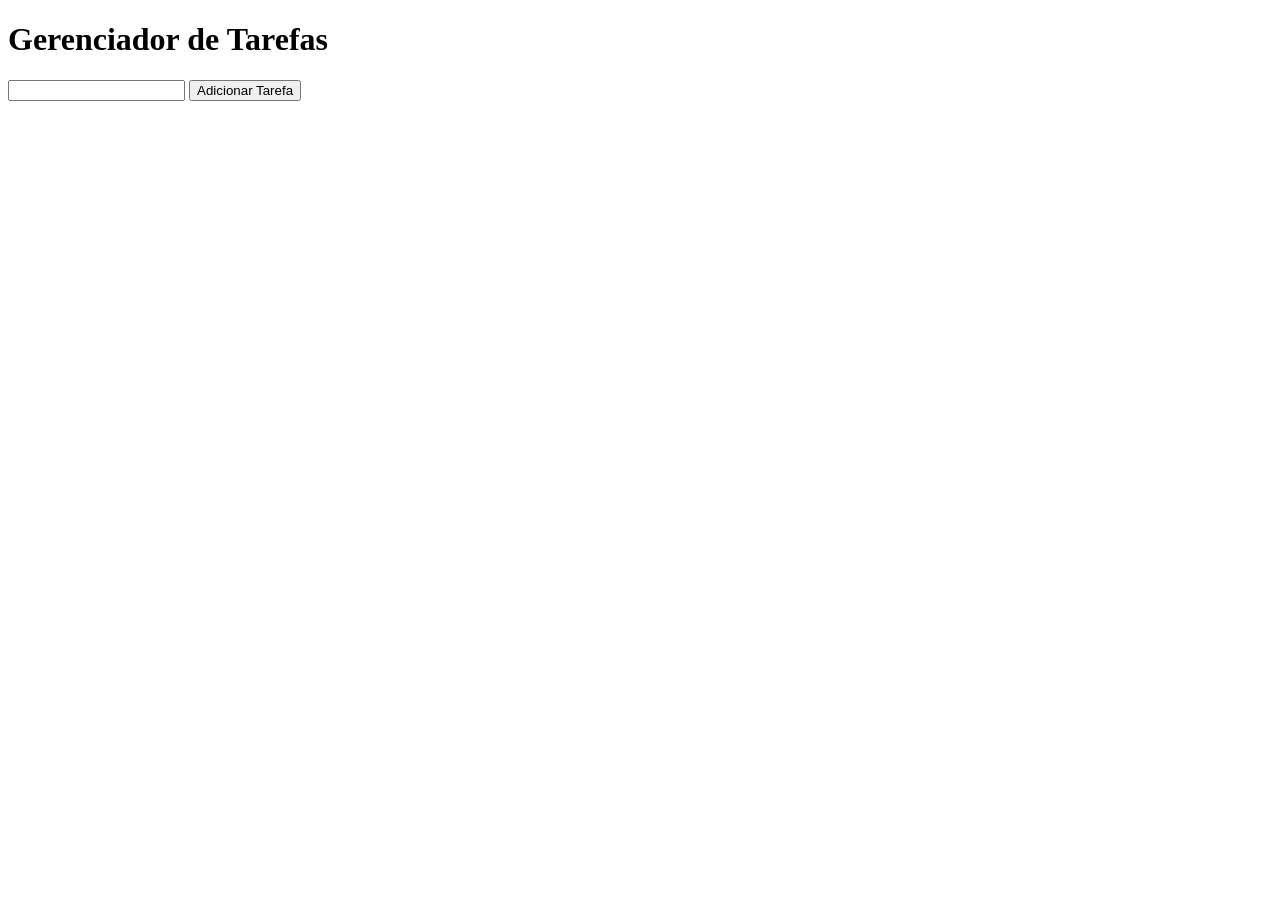
<file: Web.04-05(Doom)/index.html>
<!DOCTYPE html>
<html lang="pt-br">

<head>
    <meta charset="UTF-8">
    <meta name="viewport" content="width=device-width, initial-scale=1.0">
    <title>Doom</title>
    <link rel="stylesheet" href="style.css">
</head>

<body>
    <h1>Gerenciador de Tarefas</h1>

    <input type="text" id="tarefa">
    <button id="botao-adicionar" onclick="mostrar()">Adicionar Tarefa</button>

    <div id="lista-tarefas">

    </div>

    <script src="script.js"></script>
</body>

</html>
</file>
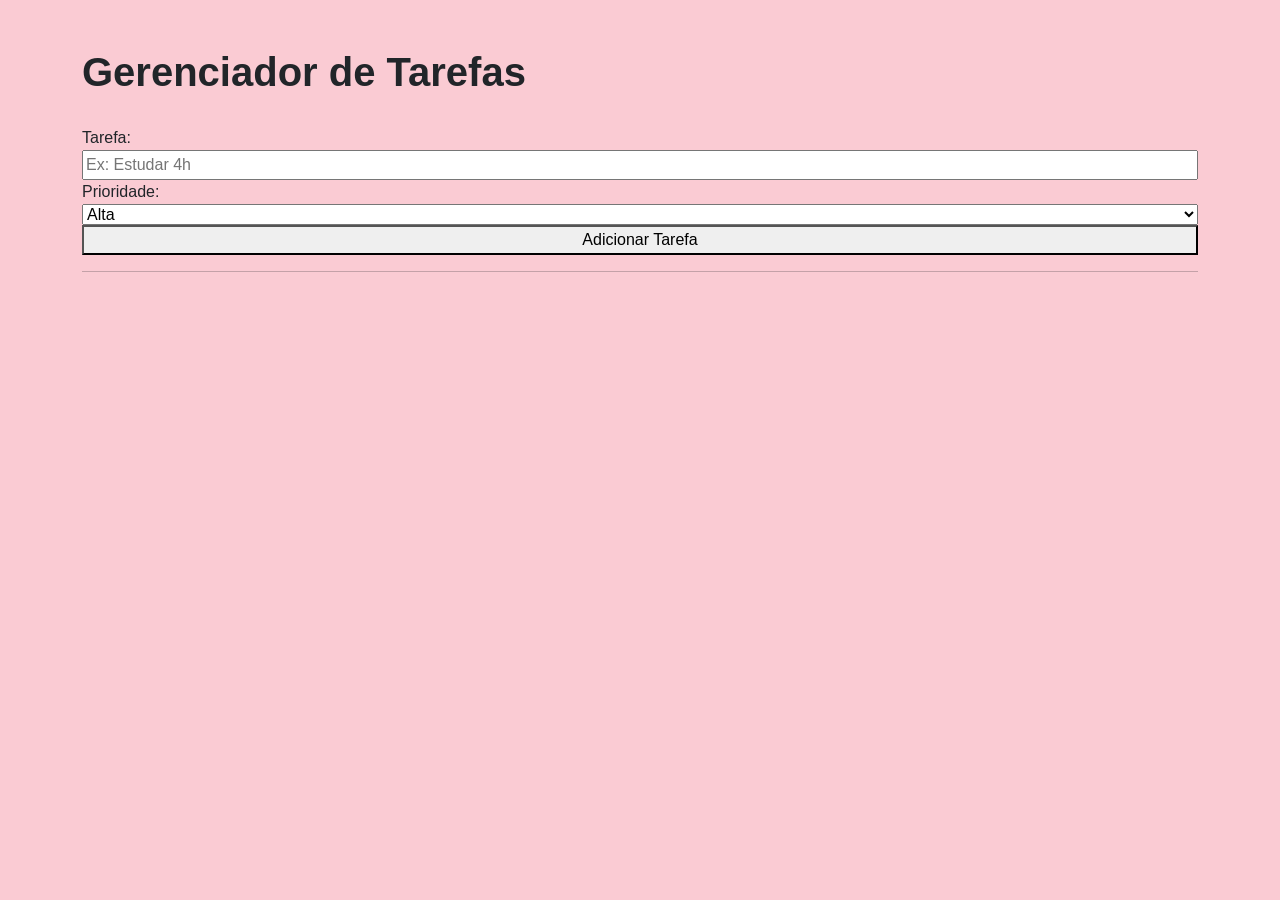
<file: atividades-aula/Web.04-05(Doom)/index.html>
<!DOCTYPE html>
<html lang="pt-BR">

<head>
    <meta charset="UTF-8">
    <meta name="viewport" content="width=device-width, initial-scale=1.0">
    <title>Gerenciador DOM</title>
    <link href="https://cdn.jsdelivr.net/npm/bootstrap@5.3.0/dist/css/bootstrap.min.css" rel="stylesheet">
    <link rel="stylesheet" href="style.css">
</head>

<body class="container mt-5">

    <h1>Gerenciador de Tarefas</h1>

    <label for="tarefa">Tarefa:</label>
    <input type="text" id="tarefa" placeholder="Ex: Estudar 4h">

    <label for="prioridade">Prioridade:</label>
    <select id="prioridade">
        <option value="alta">Alta</option>
        <option value="media">Média</option>
        <option value="baixa">Baixa</option>
    </select>

    <button id="botao-adicionar">Adicionar Tarefa</button>

    <hr>

    <div id="lista-tarefas" class="row">
        </div>

    <script src="script.js"></script>
</body>

</html>
</file>
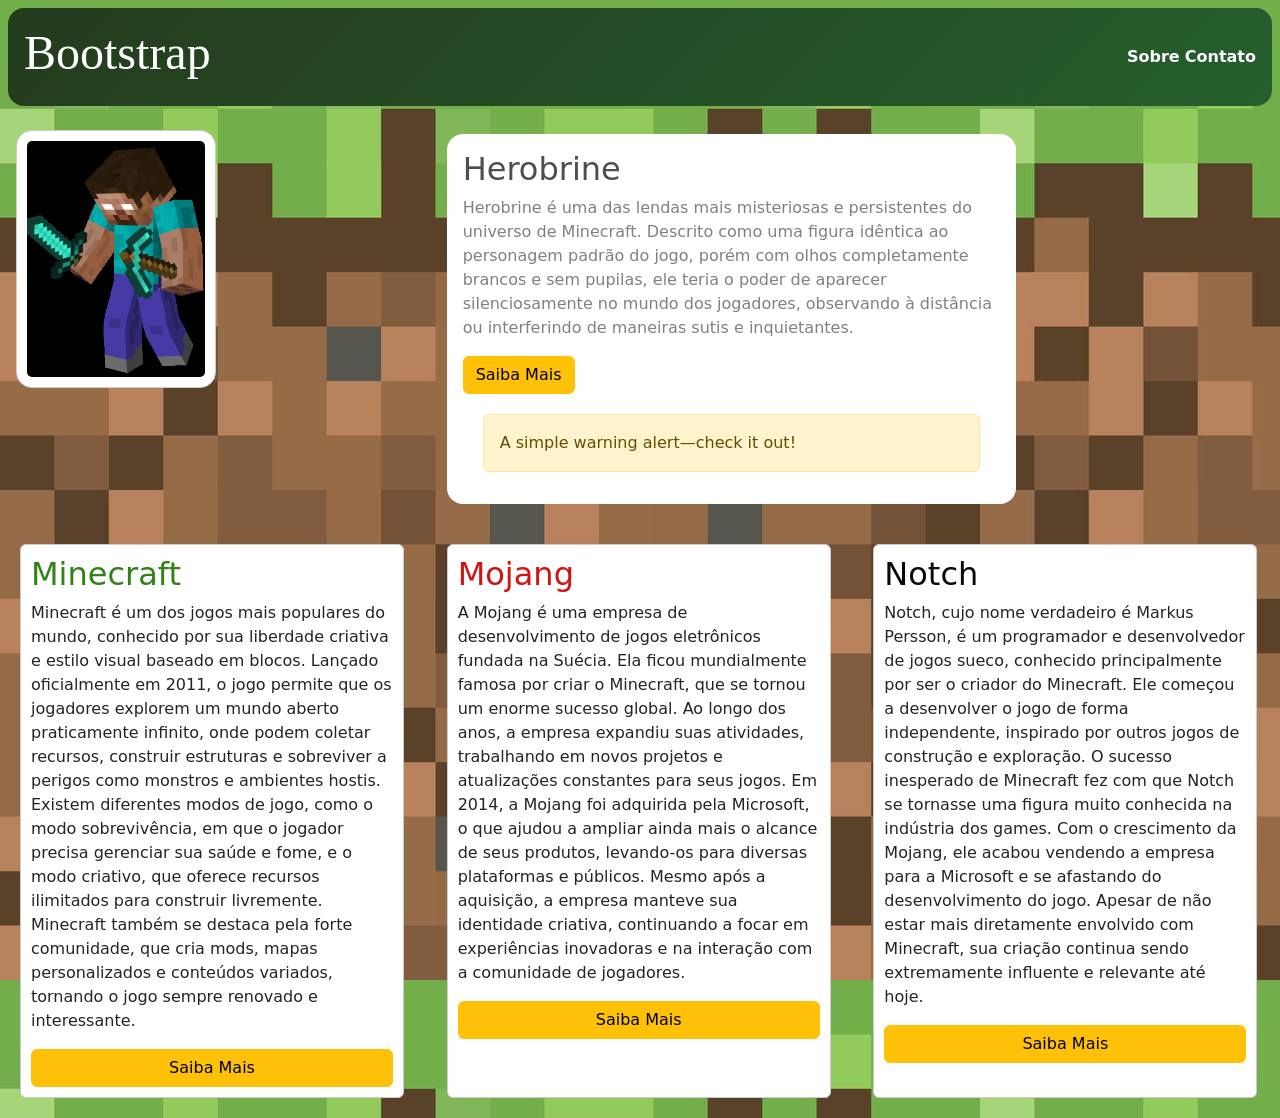
<file: atividades-aula/Web.13-04(Feito por Ranny e Luiz Gustavo)/index.html>
<!DOCTYPE html>
<html lang="pt-br">

<head>
    <meta charset="UTF-8">
    <meta name="viewport" content="width=device-width, initial-scale=1.0">
    <title>Tarefa(13/04/2026)</title>
    <link href="https://cdn.jsdelivr.net/npm/bootstrap@5.3.0/dist/css/bootstrap.min.css" rel="stylesheet">
    <link rel="stylesheet" href="style.css">
</head>

<body>
    <header>
        <h1>Bootstrap</h1>
        <nav>
            <a href="./sobre.html">Sobre</a>
            <a href="./contato.html">Contato</a>
        </nav>
    </header>

    <main>
        <img class="col-4" src="./img/herobrine.jpg" alt="img herobrine">

        <div class="col-8 cartao">
            <h2 class="h0">Herobrine </h2>
            <p>Herobrine é uma das lendas mais misteriosas e persistentes do universo de Minecraft. Descrito como uma figura idêntica ao personagem padrão do jogo, porém com olhos completamente brancos e sem pupilas, ele teria o poder de aparecer silenciosamente no mundo dos jogadores, observando à distância ou interferindo de maneiras sutis e inquietantes.</p>
            <button type="button" class="btn btn-warning">Saiba Mais</button>
            
            <div class="alert alert-warning" role="alert">
                A simple warning alert—check it out!
            </div>
            
        </div>

        <div class="col-4 card">
            <h2 class="h2a">Minecraft</h2>
            <p>
                Minecraft é um dos jogos mais populares do mundo, conhecido por sua liberdade criativa e estilo visual baseado em blocos. Lançado oficialmente em 2011, o jogo permite que os jogadores explorem um mundo aberto praticamente infinito, onde podem coletar recursos, construir estruturas e sobreviver a perigos como monstros e ambientes hostis. Existem diferentes modos de jogo, como o modo sobrevivência, em que o jogador precisa gerenciar sua saúde e fome, e o modo criativo, que oferece recursos ilimitados para construir livremente. Minecraft também se destaca pela forte comunidade, que cria mods, mapas personalizados e conteúdos variados, tornando o jogo sempre renovado e interessante.
            </p>
            <button type="button" class="btn btn-warning">Saiba Mais</button>
        </div>

        <div class="col-4 card">
            <h2 class="h2b">Mojang</h2>
            <p>
                A Mojang é uma empresa de desenvolvimento de jogos eletrônicos fundada na Suécia. Ela ficou mundialmente famosa por criar o Minecraft, que se tornou um enorme sucesso global. Ao longo dos anos, a empresa expandiu suas atividades, trabalhando em novos projetos e atualizações constantes para seus jogos. Em 2014, a Mojang foi adquirida pela Microsoft, o que ajudou a ampliar ainda mais o alcance de seus produtos, levando-os para diversas plataformas e públicos. Mesmo após a aquisição, a empresa manteve sua identidade criativa, continuando a focar em experiências inovadoras e na interação com a comunidade de jogadores.
            </p>
            <button type="button" class="btn btn-warning">Saiba Mais</button>
        </div>

        <div class="col-4 card">
            <h2 class="h2c">Notch</h2>
            <p>
                Notch, cujo nome verdadeiro é Markus Persson, é um programador e desenvolvedor de jogos sueco, conhecido principalmente por ser o criador do Minecraft. Ele começou a desenvolver o jogo de forma independente, inspirado por outros jogos de construção e exploração. O sucesso inesperado de Minecraft fez com que Notch se tornasse uma figura muito conhecida na indústria dos games. Com o crescimento da Mojang, ele acabou vendendo a empresa para a Microsoft e se afastando do desenvolvimento do jogo. Apesar de não estar mais diretamente envolvido com Minecraft, sua criação continua sendo extremamente influente e relevante até hoje.
            </p>
           <button type="button" class="btn btn-warning">Saiba Mais</button>
        </div>

    </main>

</body>

</html>
</file>
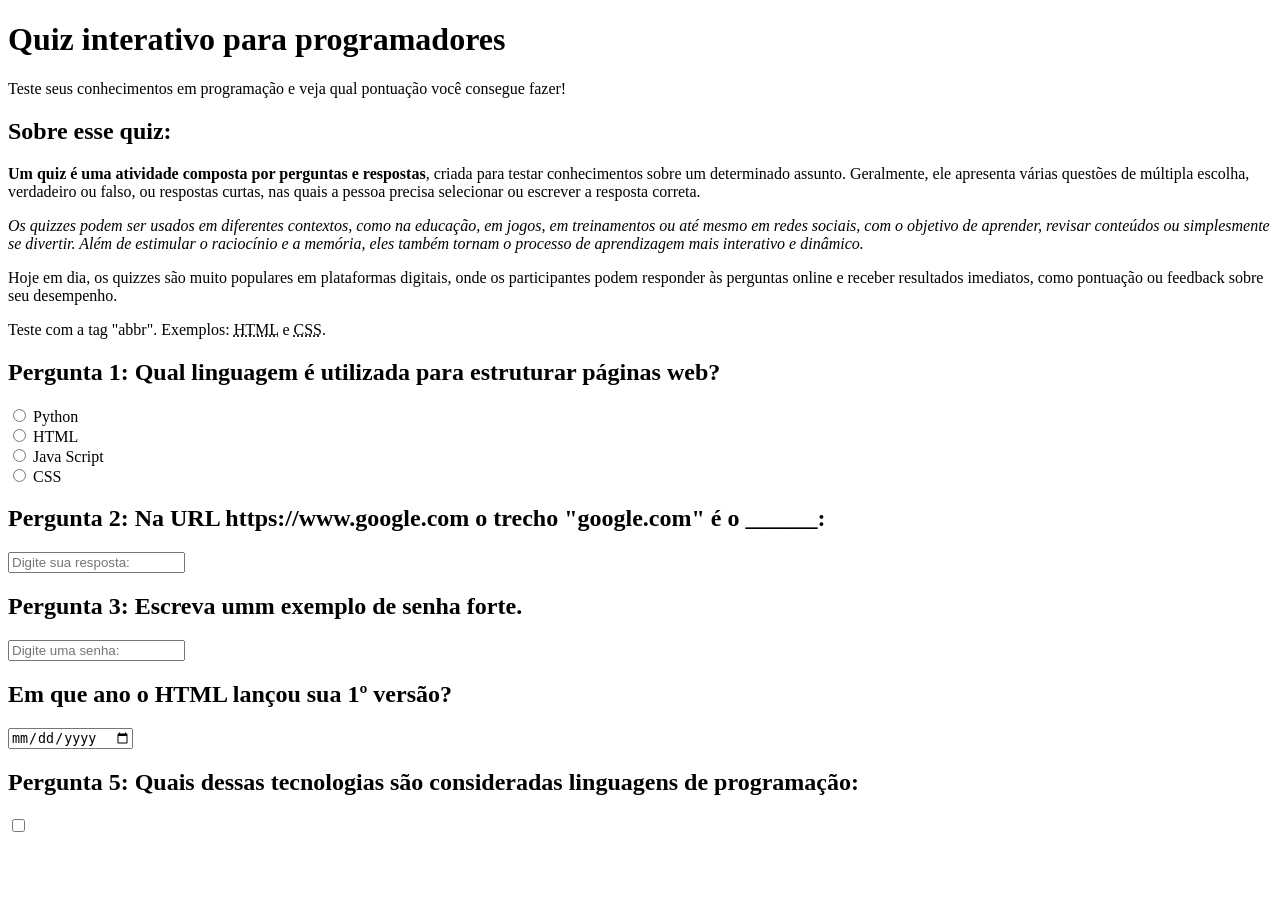
<file: estudos-pessoal/html_estudo(quiz)/index.html>
<!DOCTYPE html>

<html lang="pt-br">


    <head>
        <meta charset="UTF-8">
        <meta name="description" content="Quiz interativo para testar conhecimentos">
        <title>Aula Youtube(Rafaella Ballerini)</title>
    </head>


    <body>

        <header>
            <h1>Quiz interativo para programadores</h1>
            <p>Teste seus conhecimentos em programação e veja qual 
            pontuação você consegue fazer!</p> 
        </header>

        <main>
            <section>
                <h2>Sobre esse quiz:</h2>
                <p>
                    <strong>Um quiz é uma atividade composta por perguntas e respostas</strong>, criada para testar conhecimentos sobre um determinado assunto. Geralmente, ele apresenta várias questões de múltipla escolha, verdadeiro ou falso, ou respostas curtas, nas quais a pessoa precisa selecionar ou escrever a resposta correta.
                <p>

                </p>
                <em>Os quizzes podem ser usados em diferentes contextos, como na educação, em jogos, em treinamentos ou até mesmo em redes sociais, com o objetivo de aprender, revisar conteúdos ou simplesmente se divertir. Além de estimular o raciocínio e a memória, eles também tornam o processo de aprendizagem mais interativo e dinâmico.</em>
                <p>

                </p>
                Hoje em dia, os quizzes são muito populares em plataformas digitais, onde os participantes podem responder às perguntas online e receber resultados imediatos, como pontuação ou feedback sobre seu desempenho.
                </p>

                <p>
                    Teste com a tag "abbr". Exemplos: <abbr title="HyperText Markup Language">HTML</abbr> e <abbr title="Cascading Style Sheets">CSS</abbr>.
                </p>

            </section>
                
            <section>
                <!--Pergunta 1: múltipla escolha-->
                <h2>Pergunta 1: Qual linguagem é utilizada para estruturar páginas web?</h2>
                <form>
                    <input type="radio" value="Python" id="p1a" name="Pergunta 1">
                    <label for="p1a">Python</label><br>

                    <input type="radio" value="HTML" id="p1b" name="Pergunta 1">
                    <label for="p1b">HTML</label><br>

                    <input type="radio" value="Java Script" id="p1c" name="Pergunta 1">
                    <label for="p1c">Java Script</label><br>

                    <input type="radio" value="CSS" id="p1d" name="Pergunta 1">
                    <label for="p1d">CSS</label><br>
                </form>
            </section>

            <section>
                <!--Pergunta 2: texto-->
                <h2>Pergunta 2: Na URL https://www.google.com o trecho "google.com" é o ______:</h2>
                <form action="">
                    <input type="text" name="pergunta2" id="p2" placeholder="Digite sua resposta:">
                </form>
            </section>

            <section>
                <!--Pergunta 3: senha-->
                <h2>Pergunta 3: Escreva umm exemplo de senha forte.</h2>
                <form>
                    <input type="password" name="pergunta3" id="p3" placeholder="Digite uma senha:">
                </form>
            </section>

            <section>
                <!--Pergunta 4: data-->
                <h2>Em que ano o HTML lançou sua 1º versão?</h2>
                <form>
                    <input type="date" name="pergunta4" id="p4">
                </form>
            </section>

            <section>
                <!--Pergunta 5: seleção múltipla. Checkbox dá para selecionar mais de 1 opção-->
                <h2>Pergunta 5: Quais dessas tecnologias são consideradas linguagens de programação:</h2>
                <form>
                    <input type="checkbox" name="pergunta5" id="p5a" value="JavaScript">
                </form>
            </section>

        </main>

        <footer></footer>

    </body>

    
</html>
</file>
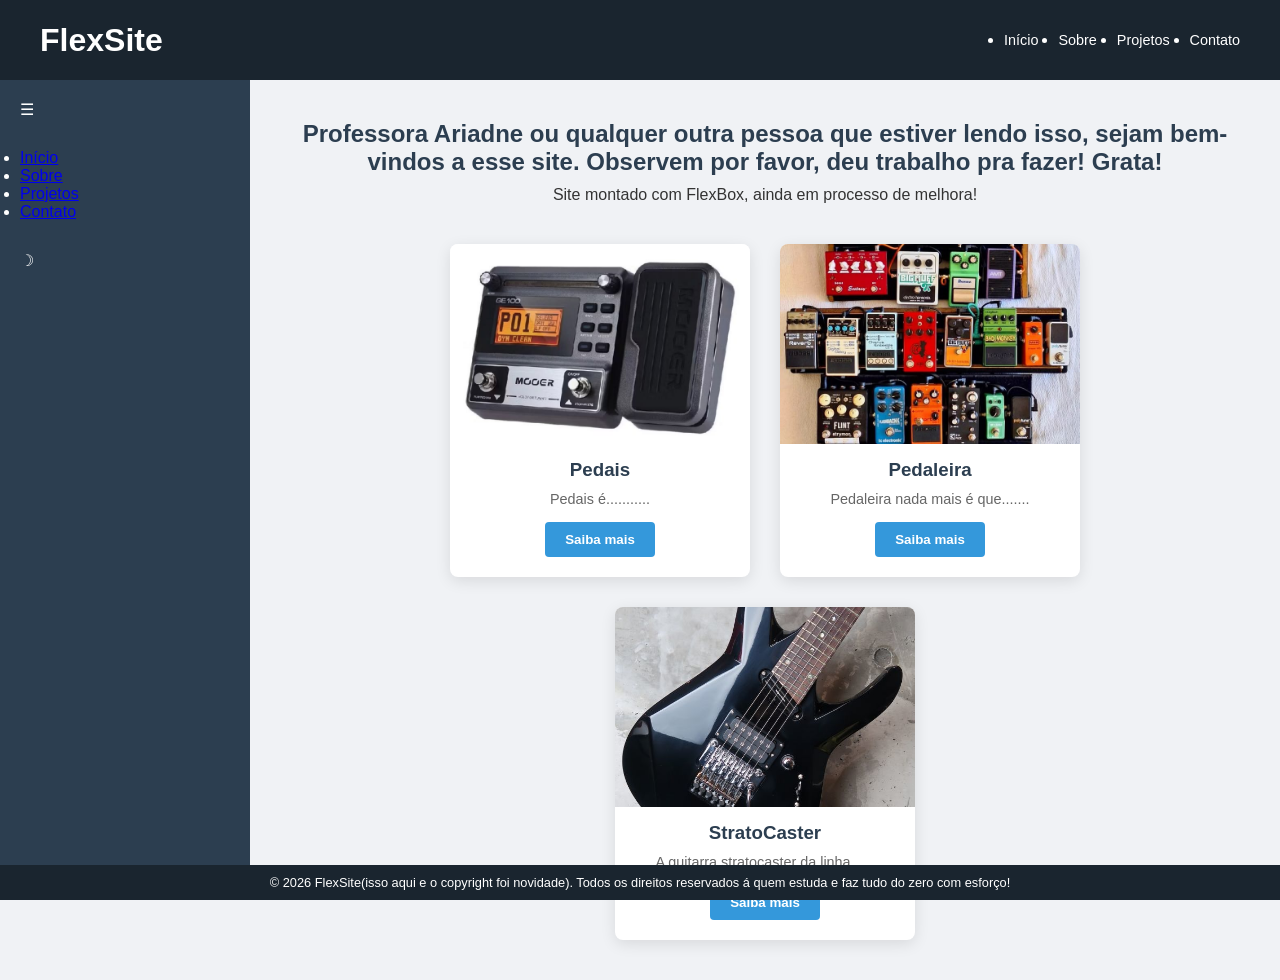
<file: estudos-pessoal/Web.30-03(flexBox)/index.html>
<!DOCTYPE html>

<html lang="pt-br">

<head>
    <meta charset="UTF-8">
    <meta name="viewport" content="width=device-width, initial-scale=1.0">
    <title>FlexSite</title>
    <link rel="stylesheet" href="css/style.css">
</head>

<body>
    <header class="header"> 
        <h1>FlexSite</h1>
        <nav class ="menuTopo">
            <ul>
                <li><a href="#">Início</a></li>
                <li><a href="#">Sobre</a></li>
                <li><a href="#">Projetos</a></li>
                <li><a href="#">Contato</a></li>
            </ul>
        </nav>

    </header>

    <div class="conteudoFlexivel">
        <aside class="sidebar">
            <div class="iconeMenu">&#9776;</div>
            <nav class="menuLateral">
                <ul>
                    <li><a href="#">Início</a></li>
                    <li><a href="#">Sobre</a></li>
                    <li><a href="#">Projetos</a></li>
                    <li><a href="#">Contato</a></li>
                </ul>
            </nav>
            <div class="toggle-tema">&#9789;</div>
        </aside>
    </div>

    <main class="main">
        <section class="introducao">
            <h2>Professora Ariadne ou qualquer outra 
            pessoa que estiver lendo isso, sejam bem-vindos a esse site. Observem por favor, 
            deu trabalho pra fazer! Grata!</h2>
            <p>Site montado com FlexBox, ainda em processo de melhora!</p>
        </section>

        <section class="cartoes">
            <div class="cartao">
                <img src="./imagens/pedal.jpeg" alt="imagem dos pedais" >
                <h3>Pedais</h3>
                <p>Pedais é...........</p>
                <button>Saiba mais</button>
            </div>
            <div class="cartao">
                <img src="./imagens/pedaleiras.jpeg" alt="imagem pedaleira">
                <h3>Pedaleira</h3>
                <p>Pedaleira nada mais é que.......</p>
                <button>Saiba mais</button>
            </div>
            <div class="cartao">
                <img src="./imagens/stratocasterKiko.jpeg" alt="strato caster kiko loureiro">
                <h3>StratoCaster</h3>
                <p>A guitarra stratocaster da linha......</p>
                <button>Saiba mais</button>
            </div>
        </section>
    </main>

    <footer class="footer"> 
        <p>&copy; 2026 FlexSite(isso aqui e o copyright foi novidade). Todos os direitos reservados á quem estuda e faz tudo do zero com esforço!</p>
    </footer>

</body>

</html>
</file>
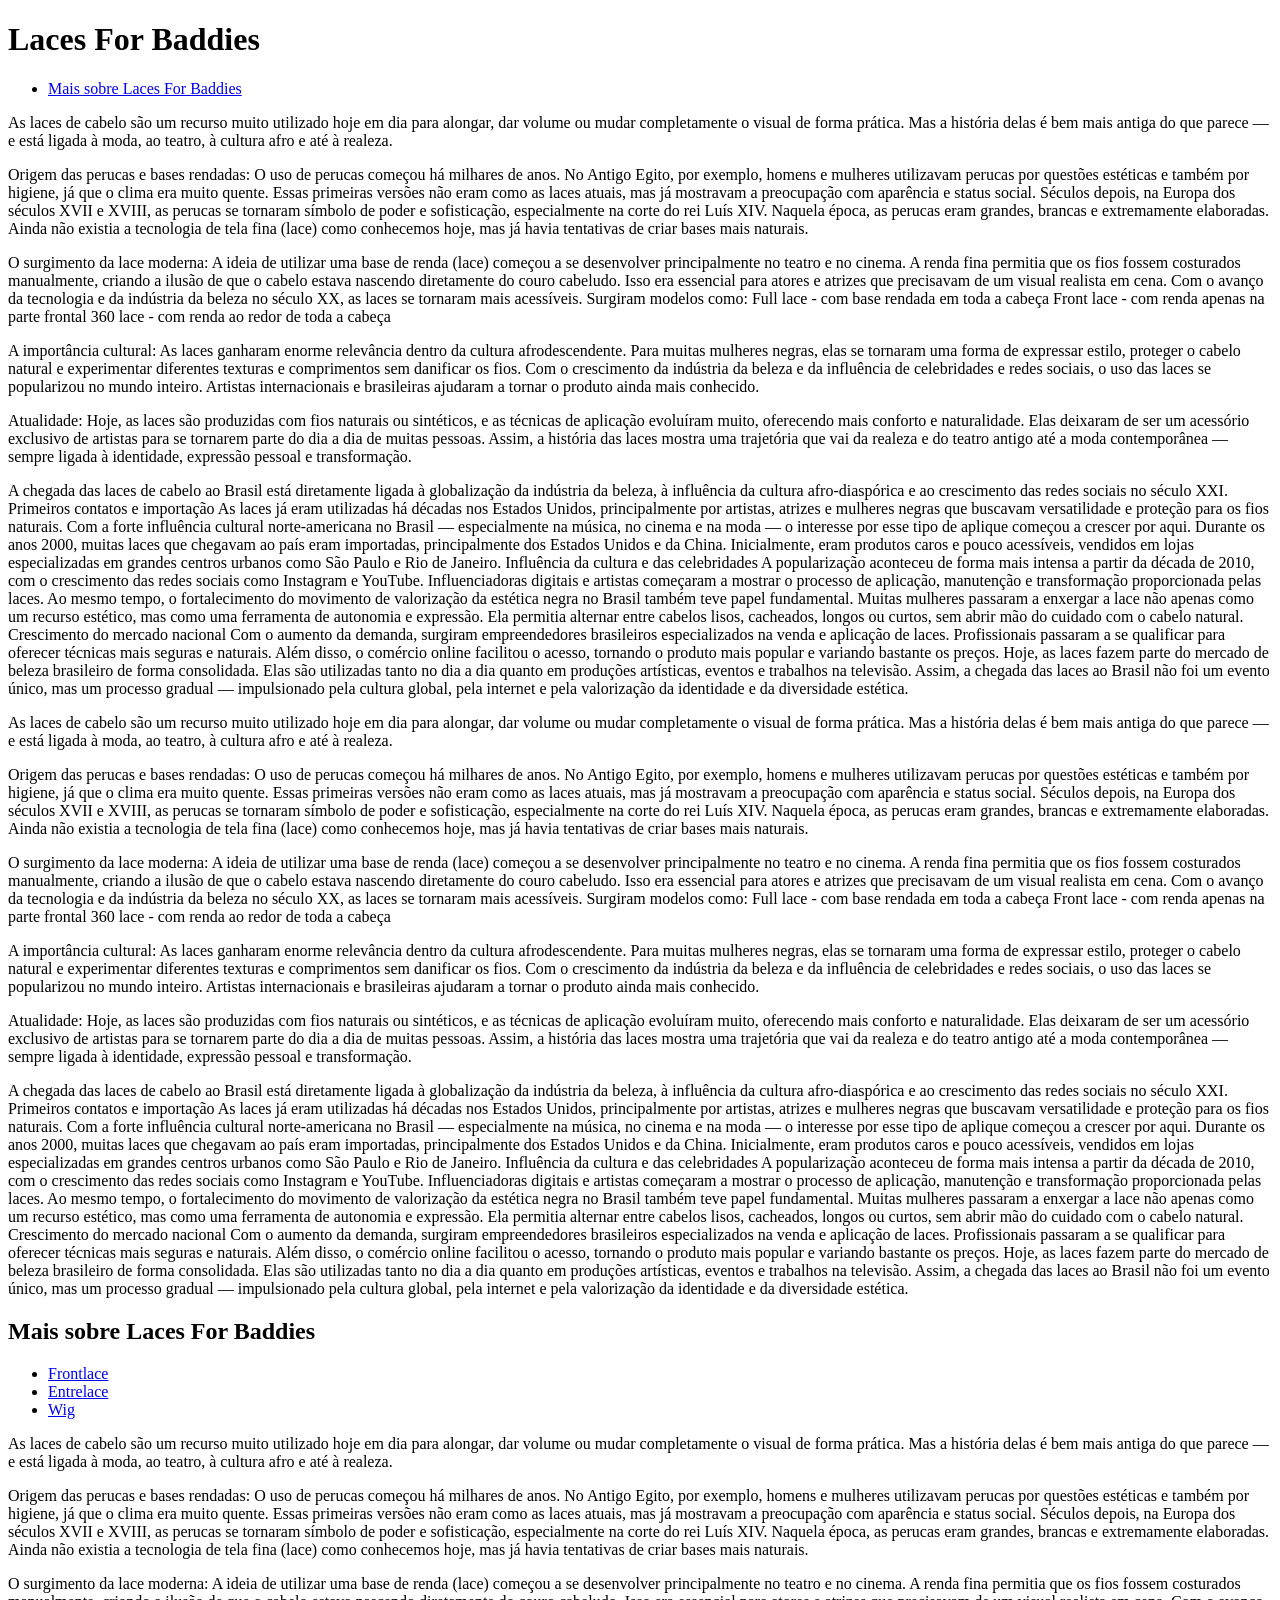
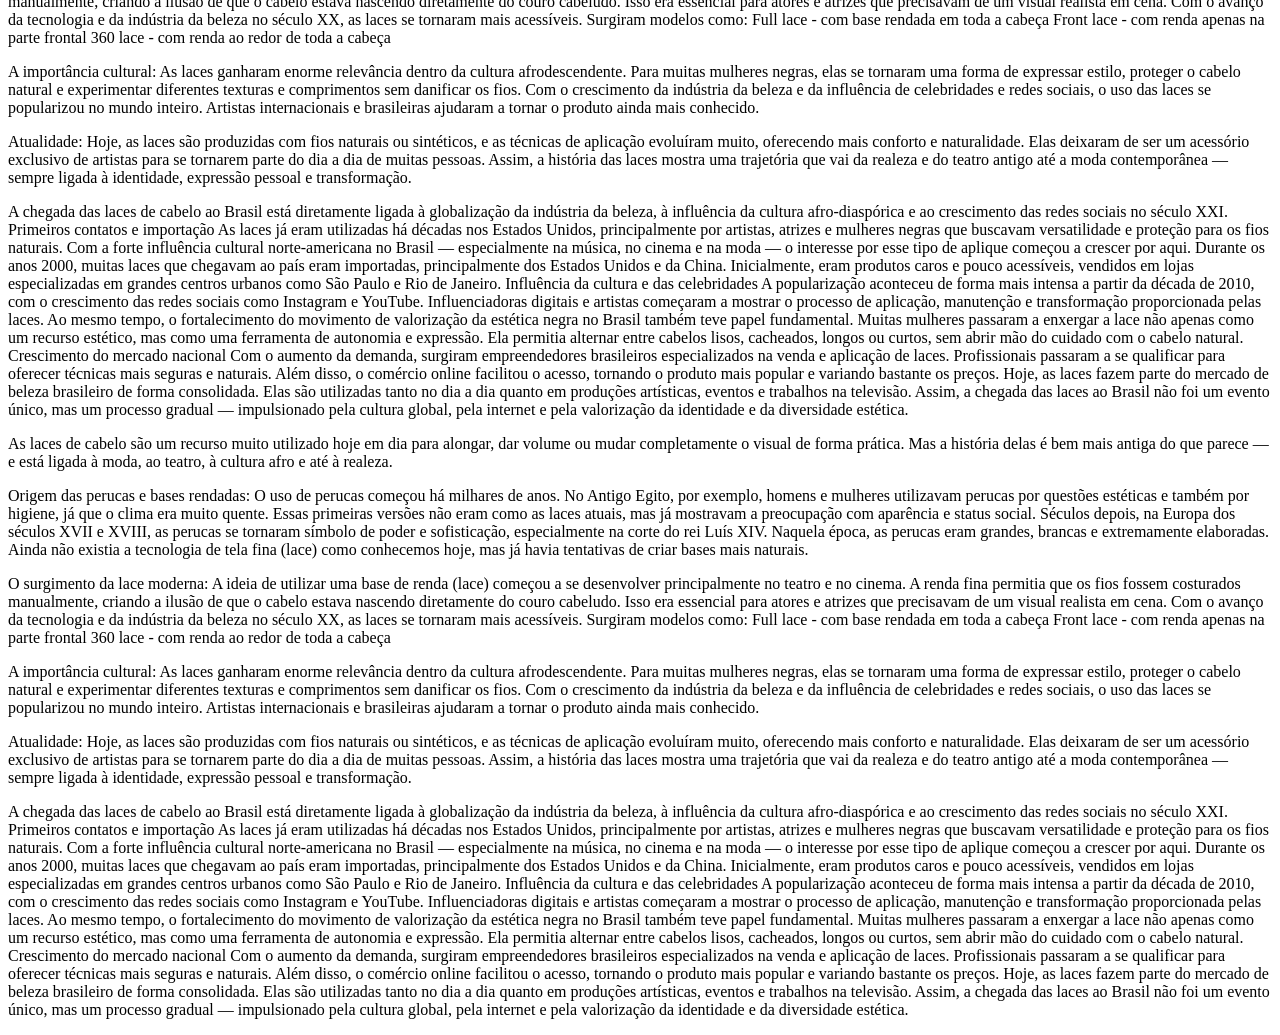
<file: atividades-aula/Web.23-02(Site laces)/html/index.html>
<!DOCTYPE html>
<html lang="pt-br">

<head>
    <meta charset="UTF-8">
    <meta name="viewport" content="width=device-width, initial-scale=1.0">
    <title>Laces For Baddies</title>
</head>



<body>
    <header>
        <h1>Laces For Baddies</h1>

        <nav>
            <ul>
                <li><a href="#mais">Mais sobre Laces For Baddies</a></li>
            </ul>
        </nav>
    </header>

    <main>
        <p>
            As laces de cabelo são um recurso muito utilizado hoje em dia para alongar, dar volume ou mudar completamente o visual de forma prática. Mas a história delas é bem mais antiga do que parece — e está ligada à moda, ao teatro, à cultura afro e até à realeza.

        <p>Origem das perucas e bases rendadas:
            O uso de perucas começou há milhares de anos. No Antigo Egito, por exemplo, homens e mulheres utilizavam perucas por questões estéticas e também por higiene, já que o clima era muito quente. Essas primeiras versões não eram como as laces atuais, mas já mostravam a preocupação com aparência e status social.
            Séculos depois, na Europa dos séculos XVII e XVIII, as perucas se tornaram símbolo de poder e sofisticação, especialmente na corte do rei Luís XIV. Naquela época, as perucas eram grandes, brancas e extremamente elaboradas. Ainda não existia a tecnologia de tela fina (lace) como conhecemos hoje, mas já havia tentativas de criar bases mais naturais.
        </p>

        <p>O surgimento da lace moderna:
            A ideia de utilizar uma base de renda (lace) começou a se desenvolver principalmente no teatro e no cinema. A renda fina permitia que os fios fossem costurados manualmente, criando a ilusão de que o cabelo estava nascendo diretamente do couro cabeludo. Isso era essencial para atores e atrizes que precisavam de um visual realista em cena.
            Com o avanço da tecnologia e da indústria da beleza no século XX, as laces se tornaram mais acessíveis. Surgiram modelos como:
            Full lace - com base rendada em toda a cabeça
            Front lace - com renda apenas na parte frontal
            360 lace - com renda ao redor de toda a cabeça
        </p>

        <p>A importância cultural:
            As laces ganharam enorme relevância dentro da cultura afrodescendente. Para muitas mulheres negras, elas se tornaram uma forma de expressar estilo, proteger o cabelo natural e experimentar diferentes texturas e comprimentos sem danificar os fios.
            Com o crescimento da indústria da beleza e da influência de celebridades e redes sociais, o uso das laces se popularizou no mundo inteiro. Artistas internacionais e brasileiras ajudaram a tornar o produto ainda mais conhecido.
        </p>

        <p>Atualidade:
            Hoje, as laces são produzidas com fios naturais ou sintéticos, e as técnicas de aplicação evoluíram muito, oferecendo mais conforto e naturalidade. Elas deixaram de ser um acessório exclusivo de artistas para se tornarem parte do dia a dia de muitas pessoas.
            Assim, a história das laces mostra uma trajetória que vai da realeza e do teatro antigo até a moda contemporânea — sempre ligada à identidade, expressão pessoal e transformação.
        </p>

        <p>A chegada das laces de cabelo ao Brasil está diretamente ligada à globalização da indústria da beleza, à influência da cultura afro-diaspórica e ao crescimento das redes sociais no século XXI.
            Primeiros contatos e importação
            As laces já eram utilizadas há décadas nos Estados Unidos, principalmente por artistas, atrizes e mulheres negras que buscavam versatilidade e proteção para os fios naturais. Com a forte influência cultural norte-americana no Brasil — especialmente na música, no cinema e na moda — o interesse por esse tipo de aplique começou a crescer por aqui.
            Durante os anos 2000, muitas laces que chegavam ao país eram importadas, principalmente dos Estados Unidos e da China. Inicialmente, eram produtos caros e pouco acessíveis, vendidos em lojas especializadas em grandes centros urbanos como São Paulo e Rio de Janeiro.
            Influência da cultura e das celebridades
            A popularização aconteceu de forma mais intensa a partir da década de 2010, com o crescimento das redes sociais como Instagram e YouTube. Influenciadoras digitais e artistas começaram a mostrar o processo de aplicação, manutenção e transformação proporcionada pelas laces.
            Ao mesmo tempo, o fortalecimento do movimento de valorização da estética negra no Brasil também teve papel fundamental. Muitas mulheres passaram a enxergar a lace não apenas como um recurso estético, mas como uma ferramenta de autonomia e expressão. Ela permitia alternar entre cabelos lisos, cacheados, longos ou curtos, sem abrir mão do cuidado com o cabelo natural.
            Crescimento do mercado nacional
            Com o aumento da demanda, surgiram empreendedores brasileiros especializados na venda e aplicação de laces. Profissionais passaram a se qualificar para oferecer técnicas mais seguras e naturais. Além disso, o comércio online facilitou o acesso, tornando o produto mais popular e variando bastante os preços.
            Hoje, as laces fazem parte do mercado de beleza brasileiro de forma consolidada. Elas são utilizadas tanto no dia a dia quanto em produções artísticas, eventos e trabalhos na televisão.
            Assim, a chegada das laces ao Brasil não foi um evento único, mas um processo gradual — impulsionado pela cultura global, pela internet e pela valorização da identidade e da diversidade estética.</p>
        </p>
        
        <p>
            As laces de cabelo são um recurso muito utilizado hoje em dia para alongar, dar volume ou mudar completamente o visual de forma prática. Mas a história delas é bem mais antiga do que parece — e está ligada à moda, ao teatro, à cultura afro e até à realeza.

        <p>Origem das perucas e bases rendadas:
            O uso de perucas começou há milhares de anos. No Antigo Egito, por exemplo, homens e mulheres utilizavam perucas por questões estéticas e também por higiene, já que o clima era muito quente. Essas primeiras versões não eram como as laces atuais, mas já mostravam a preocupação com aparência e status social.
            Séculos depois, na Europa dos séculos XVII e XVIII, as perucas se tornaram símbolo de poder e sofisticação, especialmente na corte do rei Luís XIV. Naquela época, as perucas eram grandes, brancas e extremamente elaboradas. Ainda não existia a tecnologia de tela fina (lace) como conhecemos hoje, mas já havia tentativas de criar bases mais naturais.
        </p>

        <p>O surgimento da lace moderna:
            A ideia de utilizar uma base de renda (lace) começou a se desenvolver principalmente no teatro e no cinema. A renda fina permitia que os fios fossem costurados manualmente, criando a ilusão de que o cabelo estava nascendo diretamente do couro cabeludo. Isso era essencial para atores e atrizes que precisavam de um visual realista em cena.
            Com o avanço da tecnologia e da indústria da beleza no século XX, as laces se tornaram mais acessíveis. Surgiram modelos como:
            Full lace - com base rendada em toda a cabeça
            Front lace - com renda apenas na parte frontal
            360 lace - com renda ao redor de toda a cabeça
        </p>

        <p>A importância cultural:
            As laces ganharam enorme relevância dentro da cultura afrodescendente. Para muitas mulheres negras, elas se tornaram uma forma de expressar estilo, proteger o cabelo natural e experimentar diferentes texturas e comprimentos sem danificar os fios.
            Com o crescimento da indústria da beleza e da influência de celebridades e redes sociais, o uso das laces se popularizou no mundo inteiro. Artistas internacionais e brasileiras ajudaram a tornar o produto ainda mais conhecido.
        </p>

        <p>Atualidade:
            Hoje, as laces são produzidas com fios naturais ou sintéticos, e as técnicas de aplicação evoluíram muito, oferecendo mais conforto e naturalidade. Elas deixaram de ser um acessório exclusivo de artistas para se tornarem parte do dia a dia de muitas pessoas.
            Assim, a história das laces mostra uma trajetória que vai da realeza e do teatro antigo até a moda contemporânea — sempre ligada à identidade, expressão pessoal e transformação.
        </p>

        <p>A chegada das laces de cabelo ao Brasil está diretamente ligada à globalização da indústria da beleza, à influência da cultura afro-diaspórica e ao crescimento das redes sociais no século XXI.
            Primeiros contatos e importação
            As laces já eram utilizadas há décadas nos Estados Unidos, principalmente por artistas, atrizes e mulheres negras que buscavam versatilidade e proteção para os fios naturais. Com a forte influência cultural norte-americana no Brasil — especialmente na música, no cinema e na moda — o interesse por esse tipo de aplique começou a crescer por aqui.
            Durante os anos 2000, muitas laces que chegavam ao país eram importadas, principalmente dos Estados Unidos e da China. Inicialmente, eram produtos caros e pouco acessíveis, vendidos em lojas especializadas em grandes centros urbanos como São Paulo e Rio de Janeiro.
            Influência da cultura e das celebridades
            A popularização aconteceu de forma mais intensa a partir da década de 2010, com o crescimento das redes sociais como Instagram e YouTube. Influenciadoras digitais e artistas começaram a mostrar o processo de aplicação, manutenção e transformação proporcionada pelas laces.
            Ao mesmo tempo, o fortalecimento do movimento de valorização da estética negra no Brasil também teve papel fundamental. Muitas mulheres passaram a enxergar a lace não apenas como um recurso estético, mas como uma ferramenta de autonomia e expressão. Ela permitia alternar entre cabelos lisos, cacheados, longos ou curtos, sem abrir mão do cuidado com o cabelo natural.
            Crescimento do mercado nacional
            Com o aumento da demanda, surgiram empreendedores brasileiros especializados na venda e aplicação de laces. Profissionais passaram a se qualificar para oferecer técnicas mais seguras e naturais. Além disso, o comércio online facilitou o acesso, tornando o produto mais popular e variando bastante os preços.
            Hoje, as laces fazem parte do mercado de beleza brasileiro de forma consolidada. Elas são utilizadas tanto no dia a dia quanto em produções artísticas, eventos e trabalhos na televisão.
            Assim, a chegada das laces ao Brasil não foi um evento único, mas um processo gradual — impulsionado pela cultura global, pela internet e pela valorização da identidade e da diversidade estética.</p>
        </p>


        <h2 id="mais">Mais sobre Laces For Baddies</h2>
        <ul>
            <dl>
                <li><a href="frontLace.html">Frontlace</a></li>

                <li><a href="entreLace.html">Entrelace</a></li>

                <li><a href="wig.html">Wig</a></li>
            </dl>
        </ul>

        <p>
            As laces de cabelo são um recurso muito utilizado hoje em dia para alongar, dar volume ou mudar completamente o visual de forma prática. Mas a história delas é bem mais antiga do que parece — e está ligada à moda, ao teatro, à cultura afro e até à realeza.

        <p>Origem das perucas e bases rendadas:
            O uso de perucas começou há milhares de anos. No Antigo Egito, por exemplo, homens e mulheres utilizavam perucas por questões estéticas e também por higiene, já que o clima era muito quente. Essas primeiras versões não eram como as laces atuais, mas já mostravam a preocupação com aparência e status social.
            Séculos depois, na Europa dos séculos XVII e XVIII, as perucas se tornaram símbolo de poder e sofisticação, especialmente na corte do rei Luís XIV. Naquela época, as perucas eram grandes, brancas e extremamente elaboradas. Ainda não existia a tecnologia de tela fina (lace) como conhecemos hoje, mas já havia tentativas de criar bases mais naturais.
        </p>

        <p>O surgimento da lace moderna:
            A ideia de utilizar uma base de renda (lace) começou a se desenvolver principalmente no teatro e no cinema. A renda fina permitia que os fios fossem costurados manualmente, criando a ilusão de que o cabelo estava nascendo diretamente do couro cabeludo. Isso era essencial para atores e atrizes que precisavam de um visual realista em cena.
            Com o avanço da tecnologia e da indústria da beleza no século XX, as laces se tornaram mais acessíveis. Surgiram modelos como:
            Full lace - com base rendada em toda a cabeça
            Front lace - com renda apenas na parte frontal
            360 lace - com renda ao redor de toda a cabeça
        </p>

        <p>A importância cultural:
            As laces ganharam enorme relevância dentro da cultura afrodescendente. Para muitas mulheres negras, elas se tornaram uma forma de expressar estilo, proteger o cabelo natural e experimentar diferentes texturas e comprimentos sem danificar os fios.
            Com o crescimento da indústria da beleza e da influência de celebridades e redes sociais, o uso das laces se popularizou no mundo inteiro. Artistas internacionais e brasileiras ajudaram a tornar o produto ainda mais conhecido.
        </p>

        <p>Atualidade:
            Hoje, as laces são produzidas com fios naturais ou sintéticos, e as técnicas de aplicação evoluíram muito, oferecendo mais conforto e naturalidade. Elas deixaram de ser um acessório exclusivo de artistas para se tornarem parte do dia a dia de muitas pessoas.
            Assim, a história das laces mostra uma trajetória que vai da realeza e do teatro antigo até a moda contemporânea — sempre ligada à identidade, expressão pessoal e transformação.
        </p>

        <p>A chegada das laces de cabelo ao Brasil está diretamente ligada à globalização da indústria da beleza, à influência da cultura afro-diaspórica e ao crescimento das redes sociais no século XXI.
            Primeiros contatos e importação
            As laces já eram utilizadas há décadas nos Estados Unidos, principalmente por artistas, atrizes e mulheres negras que buscavam versatilidade e proteção para os fios naturais. Com a forte influência cultural norte-americana no Brasil — especialmente na música, no cinema e na moda — o interesse por esse tipo de aplique começou a crescer por aqui.
            Durante os anos 2000, muitas laces que chegavam ao país eram importadas, principalmente dos Estados Unidos e da China. Inicialmente, eram produtos caros e pouco acessíveis, vendidos em lojas especializadas em grandes centros urbanos como São Paulo e Rio de Janeiro.
            Influência da cultura e das celebridades
            A popularização aconteceu de forma mais intensa a partir da década de 2010, com o crescimento das redes sociais como Instagram e YouTube. Influenciadoras digitais e artistas começaram a mostrar o processo de aplicação, manutenção e transformação proporcionada pelas laces.
            Ao mesmo tempo, o fortalecimento do movimento de valorização da estética negra no Brasil também teve papel fundamental. Muitas mulheres passaram a enxergar a lace não apenas como um recurso estético, mas como uma ferramenta de autonomia e expressão. Ela permitia alternar entre cabelos lisos, cacheados, longos ou curtos, sem abrir mão do cuidado com o cabelo natural.
            Crescimento do mercado nacional
            Com o aumento da demanda, surgiram empreendedores brasileiros especializados na venda e aplicação de laces. Profissionais passaram a se qualificar para oferecer técnicas mais seguras e naturais. Além disso, o comércio online facilitou o acesso, tornando o produto mais popular e variando bastante os preços.
            Hoje, as laces fazem parte do mercado de beleza brasileiro de forma consolidada. Elas são utilizadas tanto no dia a dia quanto em produções artísticas, eventos e trabalhos na televisão.
            Assim, a chegada das laces ao Brasil não foi um evento único, mas um processo gradual — impulsionado pela cultura global, pela internet e pela valorização da identidade e da diversidade estética.</p>
        </p>

        <p>
            As laces de cabelo são um recurso muito utilizado hoje em dia para alongar, dar volume ou mudar completamente o visual de forma prática. Mas a história delas é bem mais antiga do que parece — e está ligada à moda, ao teatro, à cultura afro e até à realeza.

        <p>Origem das perucas e bases rendadas:
            O uso de perucas começou há milhares de anos. No Antigo Egito, por exemplo, homens e mulheres utilizavam perucas por questões estéticas e também por higiene, já que o clima era muito quente. Essas primeiras versões não eram como as laces atuais, mas já mostravam a preocupação com aparência e status social.
            Séculos depois, na Europa dos séculos XVII e XVIII, as perucas se tornaram símbolo de poder e sofisticação, especialmente na corte do rei Luís XIV. Naquela época, as perucas eram grandes, brancas e extremamente elaboradas. Ainda não existia a tecnologia de tela fina (lace) como conhecemos hoje, mas já havia tentativas de criar bases mais naturais.
        </p>

        <p>O surgimento da lace moderna:
            A ideia de utilizar uma base de renda (lace) começou a se desenvolver principalmente no teatro e no cinema. A renda fina permitia que os fios fossem costurados manualmente, criando a ilusão de que o cabelo estava nascendo diretamente do couro cabeludo. Isso era essencial para atores e atrizes que precisavam de um visual realista em cena.
            Com o avanço da tecnologia e da indústria da beleza no século XX, as laces se tornaram mais acessíveis. Surgiram modelos como:
            Full lace - com base rendada em toda a cabeça
            Front lace - com renda apenas na parte frontal
            360 lace - com renda ao redor de toda a cabeça
        </p>

        <p>A importância cultural:
            As laces ganharam enorme relevância dentro da cultura afrodescendente. Para muitas mulheres negras, elas se tornaram uma forma de expressar estilo, proteger o cabelo natural e experimentar diferentes texturas e comprimentos sem danificar os fios.
            Com o crescimento da indústria da beleza e da influência de celebridades e redes sociais, o uso das laces se popularizou no mundo inteiro. Artistas internacionais e brasileiras ajudaram a tornar o produto ainda mais conhecido.
        </p>

        <p>Atualidade:
            Hoje, as laces são produzidas com fios naturais ou sintéticos, e as técnicas de aplicação evoluíram muito, oferecendo mais conforto e naturalidade. Elas deixaram de ser um acessório exclusivo de artistas para se tornarem parte do dia a dia de muitas pessoas.
            Assim, a história das laces mostra uma trajetória que vai da realeza e do teatro antigo até a moda contemporânea — sempre ligada à identidade, expressão pessoal e transformação.
        </p>

        <p>A chegada das laces de cabelo ao Brasil está diretamente ligada à globalização da indústria da beleza, à influência da cultura afro-diaspórica e ao crescimento das redes sociais no século XXI.
            Primeiros contatos e importação
            As laces já eram utilizadas há décadas nos Estados Unidos, principalmente por artistas, atrizes e mulheres negras que buscavam versatilidade e proteção para os fios naturais. Com a forte influência cultural norte-americana no Brasil — especialmente na música, no cinema e na moda — o interesse por esse tipo de aplique começou a crescer por aqui.
            Durante os anos 2000, muitas laces que chegavam ao país eram importadas, principalmente dos Estados Unidos e da China. Inicialmente, eram produtos caros e pouco acessíveis, vendidos em lojas especializadas em grandes centros urbanos como São Paulo e Rio de Janeiro.
            Influência da cultura e das celebridades
            A popularização aconteceu de forma mais intensa a partir da década de 2010, com o crescimento das redes sociais como Instagram e YouTube. Influenciadoras digitais e artistas começaram a mostrar o processo de aplicação, manutenção e transformação proporcionada pelas laces.
            Ao mesmo tempo, o fortalecimento do movimento de valorização da estética negra no Brasil também teve papel fundamental. Muitas mulheres passaram a enxergar a lace não apenas como um recurso estético, mas como uma ferramenta de autonomia e expressão. Ela permitia alternar entre cabelos lisos, cacheados, longos ou curtos, sem abrir mão do cuidado com o cabelo natural.
            Crescimento do mercado nacional
            Com o aumento da demanda, surgiram empreendedores brasileiros especializados na venda e aplicação de laces. Profissionais passaram a se qualificar para oferecer técnicas mais seguras e naturais. Além disso, o comércio online facilitou o acesso, tornando o produto mais popular e variando bastante os preços.
            Hoje, as laces fazem parte do mercado de beleza brasileiro de forma consolidada. Elas são utilizadas tanto no dia a dia quanto em produções artísticas, eventos e trabalhos na televisão.
            Assim, a chegada das laces ao Brasil não foi um evento único, mas um processo gradual — impulsionado pela cultura global, pela internet e pela valorização da identidade e da diversidade estética.</p>
        </p>

    </main>

</body>
</html>
</file>
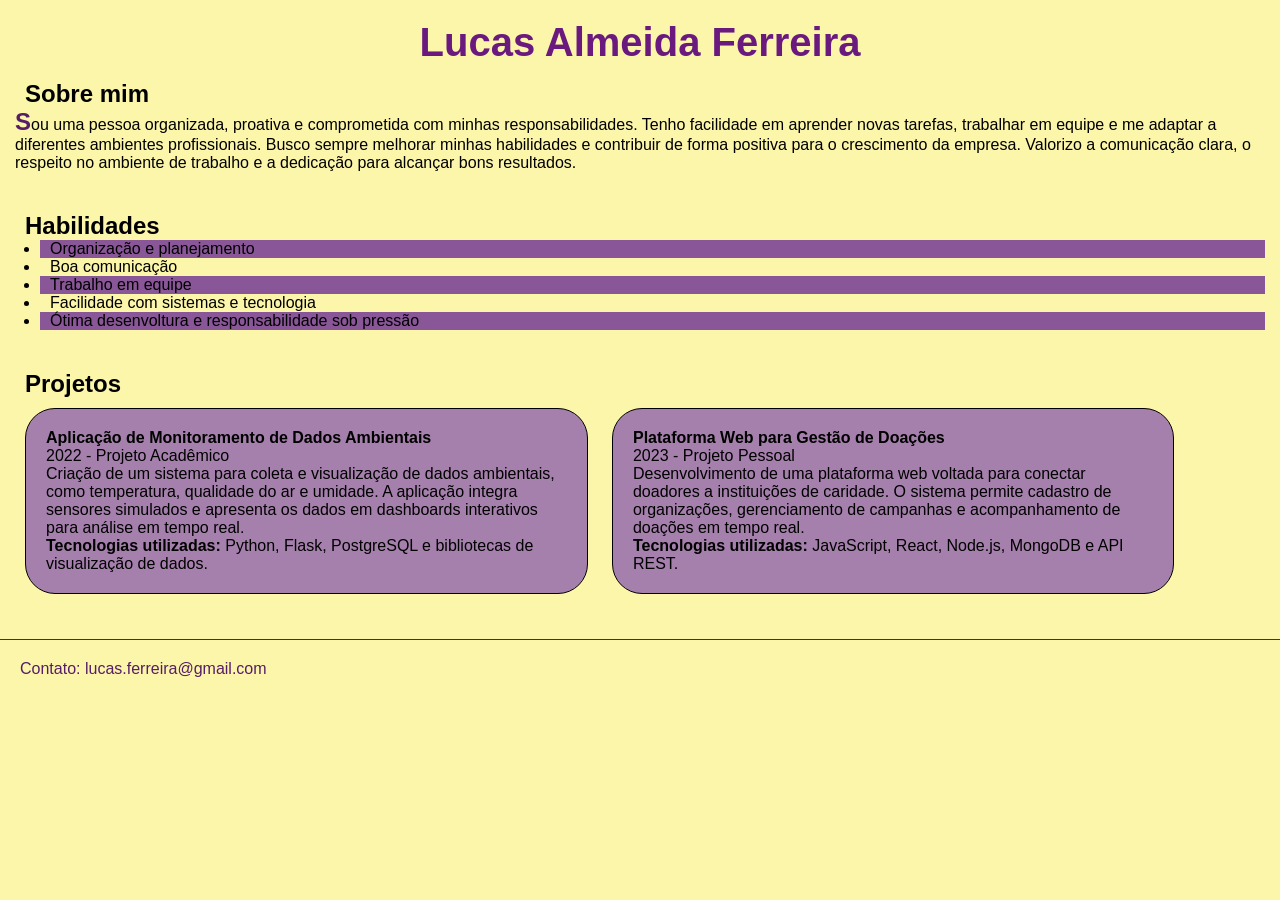
<file: dw09-03/perfil.html>
<!DOCTYPE html>

<html lang="pt-br">

<head>
    <meta charset="UTF-8">
    <meta name="description" content="Atividade 2 da aula de Desenvolvimento Web"> 
    <link rel="stylesheet" href="estilo.css">
    <title>Currículo Fictício</title>
</head>


<body>
    <header>
        <h1>Lucas Almeida Ferreira</h1>
    </header>

    <main>
        <section id="sobreMim"> <!-- Seção "sobre mim"-->
            <h2>Sobre mim</h2>
            <p>
                Sou uma pessoa organizada, proativa e comprometida com minhas 
                responsabilidades. Tenho facilidade em aprender novas tarefas, 
                trabalhar em equipe e me adaptar a diferentes ambientes profissionais.
                Busco sempre melhorar minhas habilidades e contribuir de forma positiva
                para o crescimento da empresa. Valorizo a comunicação clara, o respeito 
                no ambiente de trabalho e a dedicação para alcançar bons resultados.
            </p>
        </section> 

        <section id="habilidades"> <!-- Seção "habilidades" -->
            <h2>Habilidades</h2>
                <ul>
                    <li>Organização e planejamento</li>
                    <li>Boa comunicação</li>
                    <li>Trabalho em equipe</li>
                    <li>Facilidade com sistemas e tecnologia</li>
                    <li>Ótima desenvoltura e responsabilidade sob pressão</li>
                </ul>
        </section>

        <section> <!-- Seção "projetos"-->
            <h2>Projetos</h2>
            
            <div class="projeto">

                <p>
                    <strong>Aplicação de Monitoramento de Dados Ambientais</strong> <br>
                    2022 - Projeto Acadêmico <br>
                    Criação de um sistema para coleta e visualização de dados ambientais,
                    como temperatura, qualidade do ar e umidade. A aplicação integra sensores
                    simulados e apresenta os dados em dashboards interativos para análise em tempo real. <br>
                    <strong>Tecnologias utilizadas:</strong> Python, Flask, PostgreSQL 
                    e bibliotecas de visualização de dados.
                <p>
            </div>
                
            <div class="projeto">
                </p>
                    <strong>Plataforma Web para Gestão de Doações</strong> <br>
                    2023 - Projeto Pessoal <br>
                    Desenvolvimento de uma plataforma web voltada para conectar doadores 
                    a instituições de caridade. O sistema permite cadastro de organizações, 
                    gerenciamento de campanhas e acompanhamento de doações em tempo real. <br>
                    <strong>Tecnologias utilizadas:</strong> JavaScript, React, Node.js, MongoDB e API REST.
                </p>
            </div>
        </section>
    </main>

    <footer>
        <p>Contato: lucas.ferreira@gmail.com </p>
    </footer>
</body>

</html>
</file>
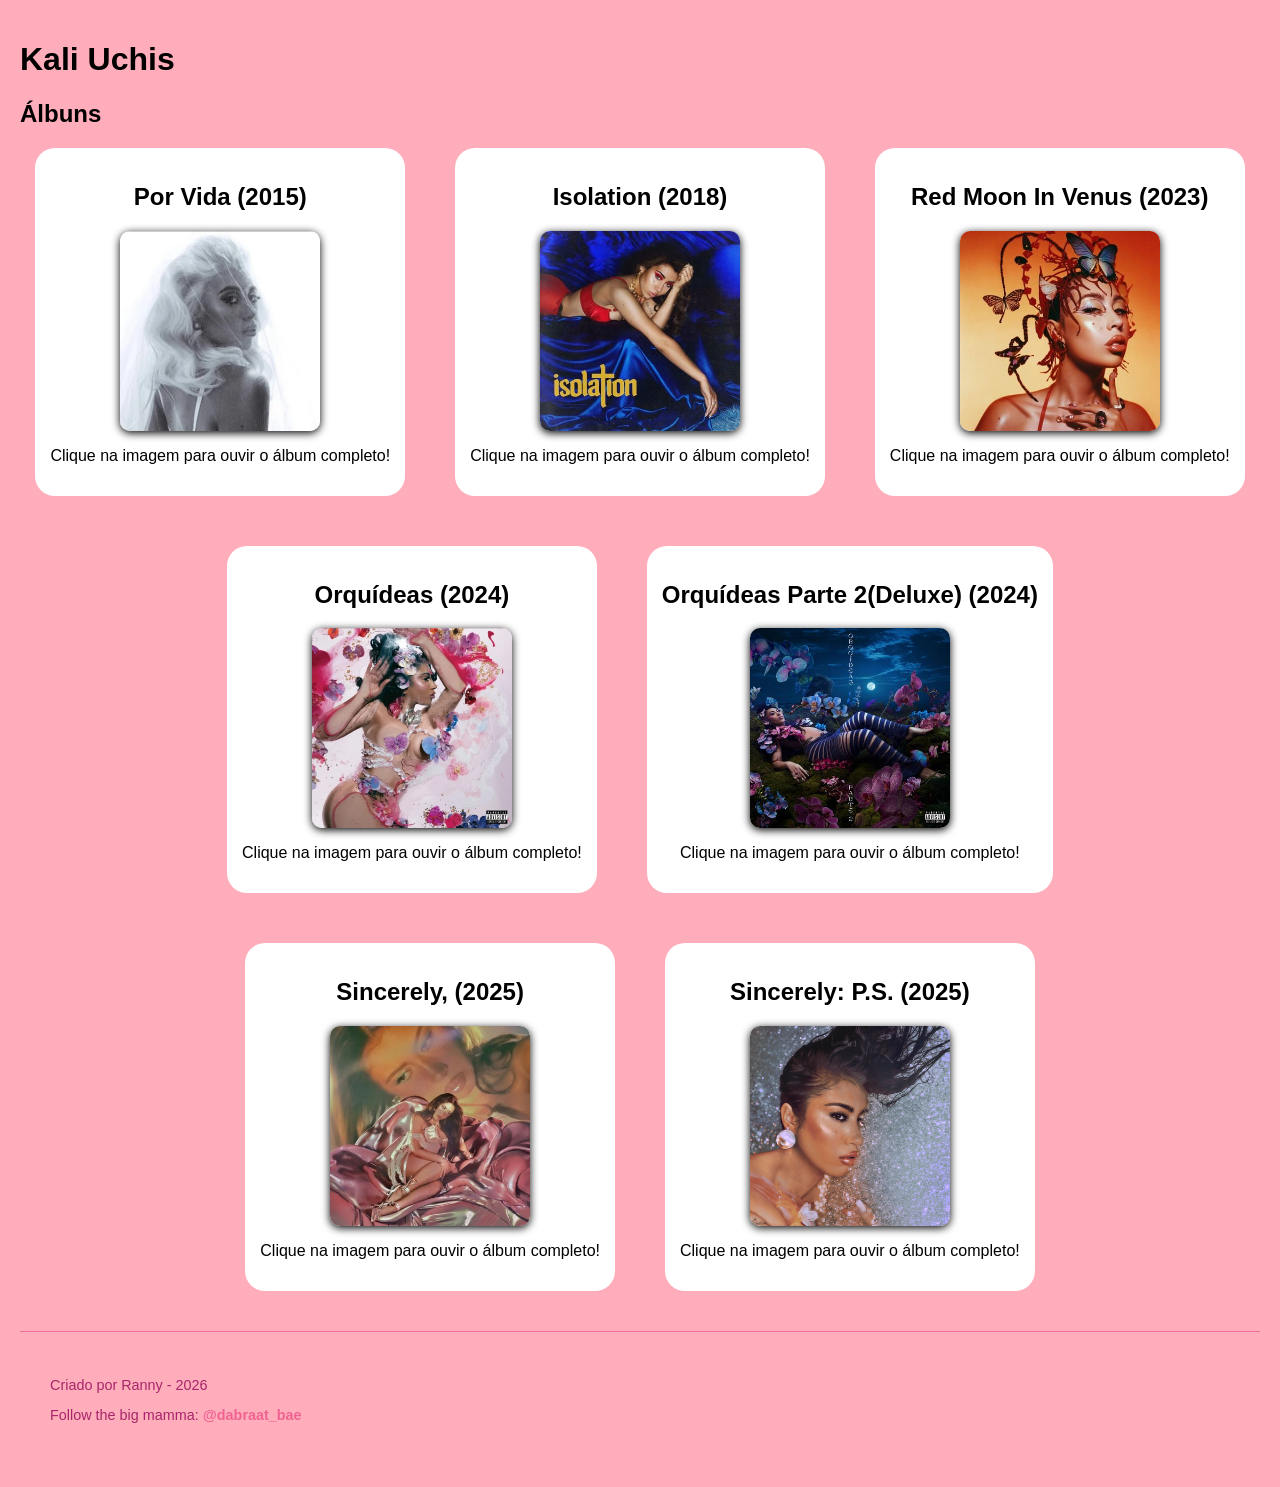
<file: estudos-pessoal/html_estudo(kali uchis)/kali.html>
<!DOCTYPE html>

<html lang="pt-br">

    <head>
        <meta charset="UTF-8">
        <title>
            Kali Uchis Discography
        </title>

        <style>
            body{
                background-color: rgb(255, 173, 186);
                font-family: Arial, Helvetica, sans-serif;
                margin: 0;
                padding: 20px;
            }

            .galeria{
                display: flex;
                flex-wrap: wrap;
                justify-content: center;
                gap: 50px;
            }

            section{
                background-color: white;
                padding: 15px;
                border-radius: 20px;
                text-align: center;
            }

            img {
                border-radius: 10px;
                transition: transform 0.3s ease; box-shadow: 0.3s ease;

                box-shadow: 0 2px 8px rgba(0,0,0,1);
                display: block;
                margin: 0 auto;
            }

            img:hover {
                transform: scale(1.1);
                box-shadow: 0 12px 25px rgba(0,0,0,0,3);
            }

            footer {
                margin-top: 40px; 
                padding: 30px;
                border-top: 1px solid #f56d9c;
                color: #a8256b;
                font-size: 0.9em;
            }

            footer a {
                color: #f06292;
                text-decoration: none;
                font-weight: bold;
            }

            footer a:hover {
                text-decoration: underline;
            }

        </style>

    </head>

    <body>
        <h1>
            Kali Uchis
        </h1>

        <h2>
            Álbuns
        </h2>

<main class = "galeria">
    <section>
        <h2>Por Vida (2015)</h2>
        <a href="https://www.youtube.com/watch?v=q7oGK90Y0pQ&list=OLAK5uy_kid7Or3a5UWjl_7rBVvl92oyMl40XtKss" target="_blank">
        <img src="./imagens/por-vida.jpeg" alt="Capa do álbum Por Vida" width="200">
        </a> <p>Clique na imagem para ouvir o álbum completo!</p>
    </section>

    <section>
        <h2>Isolation (2018)</h2>
        <a href="https://www.youtube.com/watch?v=evfM1QDfleM&list=OLAK5uy_mDBx9zKmDyvGMR1obcyOGwq-knkpK7ez8" target="_blank">
        <img src="./imagens/isolation.jpg" alt="Capa do álbum Isolation" width="200">
        </a> <p>Clique na imagem para ouvir o álbum completo!</p>
    </section>

    <section>
        <h2>Red Moon In Venus (2023)</h2>
        <a href="https://www.youtube.com/watch?v=Nad4WEgxgcM&list=OLAK5uy_kbYv6XNGZLKdU9kftuvtH4FK_o80oxvhU" target="_blank">
        <img src="./imagens/red-miv.jpg" alt="Capa do álbum Red Moon In Venus" width="200">
        </a> <p>Clique na imagem para ouvir o álbum completo!</p>
    </section>

    <section>
        <h2>Orquídeas (2024)</h2>
        <a href="https://www.youtube.com/watch?v=Wltsq-23Vhw&list=OLAK5uy_k-k2ktFHWSkvHHEu3FglLYN2N4jm4UMjY&pp=0gcJCbUEOCosWNin" target="_blank">
        <img src="./imagens/orquideas.jpeg" alt="Capa do álbum Orquídeas" width="200">
        </a> <p>Clique na imagem para ouvir o álbum completo!</p>
    </section>

    <section>
        <h2>Orquídeas Parte 2(Deluxe) (2024)</h2>
        <a href="https://www.youtube.com/watch?v=Wltsq-23Vhw&list=OLAK5uy_kRWlYWQFxkCLGYwzrJjF4hDjgeYoAdR8Y&pp=0gcJCbUEOCosWNin" target="_blank">
        <img src="./imagens/orquideas-p2.jpg" alt="Capa do álbum Orquídeas Parte 2(Deluxe)" width="200">
        </a> <p>Clique na imagem para ouvir o álbum completo!</p>
    </section>

    <section>
        <h2>Sincerely, (2025)</h2>
        <a href="https://www.youtube.com/watch?v=K2bDlogTEt0&list=OLAK5uy_m6eVWfP5i6z7IItD7tlm0xZNyswjzeUyk" target="_blank">
        <img src="./imagens/sincerely.jpg" alt="Capa do álbum Sincerely," width="200">
        </a> <p>Clique na imagem para ouvir o álbum completo!</p>
    </section>

    <section>
        <h2>Sincerely: P.S. (2025)</h2>
        <a href="https://www.youtube.com/watch?v=K2bDlogTEt0&list=OLAK5uy_nlWyLzmOiR64hRsYEAhGDTu-c5xfCCnlM" target="_blank">
        <img src="./imagens/sincerely-ps.jpg" alt="Capa do álbum Sincerely: P.S." width="200">
        </a> <p>Clique na imagem para ouvir o álbum completo!</p>
    </section>
</main>

<footer>
    <p>
        Criado por Ranny - 2026
    </p>
    <p>
        Follow the big mamma:
            <a href="https://www.instagram.com/dabraat_bae?igsh=MWh4OXJkM2J5cjNmcw==" target="_blank">@dabraat_bae</a>
    </p>
</footer>

    </body>
</html>
</file>
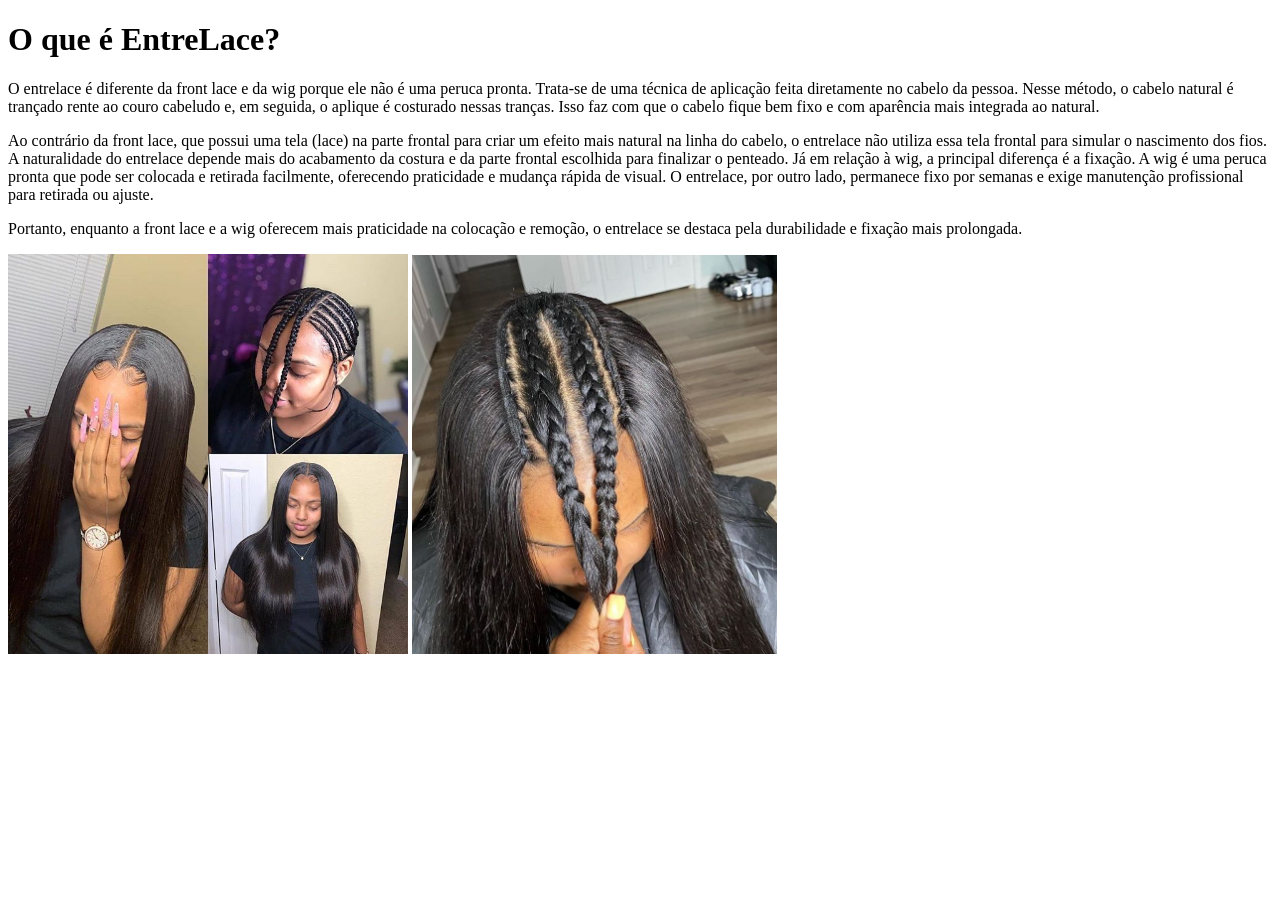
<file: atividades-aula/Web.23-02(Site laces)/html/entreLace.html>
<!DOCTYPE html>
<html lang="pt-br">
<head>
    <meta charset="UTF-8">
    <meta name="viewport" content="width=device-width, initial-scale=1.0">
    <title>Entre Lace</title>
</head>

<body>
    <main>
        <h1>O que é EntreLace?</h1>
        <p>
            O entrelace é diferente da front lace e da wig porque ele não é uma peruca pronta. Trata-se de uma técnica de aplicação feita diretamente no cabelo da pessoa. Nesse método, o cabelo natural é trançado rente ao couro cabeludo e, em seguida, o aplique é costurado nessas tranças. Isso faz com que o cabelo fique bem fixo e com aparência mais integrada ao natural.
        <p>

        </p>
            Ao contrário da front lace, que possui uma tela (lace) na parte frontal para criar um efeito mais natural na linha do cabelo, o entrelace não utiliza essa tela frontal para simular o nascimento dos fios. A naturalidade do entrelace depende mais do acabamento da costura e da parte frontal escolhida para finalizar o penteado.
            Já em relação à wig, a principal diferença é a fixação. A wig é uma peruca pronta que pode ser colocada e retirada facilmente, oferecendo praticidade e mudança rápida de visual. O entrelace, por outro lado, permanece fixo por semanas e exige manutenção profissional para retirada ou ajuste.
        <p>

        </p>
            Portanto, enquanto a front lace e a wig oferecem mais praticidade na colocação e remoção, o entrelace se destaca pela durabilidade e fixação mais prolongada.
        </p>

        <img src="./imagens/entrelace1.jpeg" alt="Imagem entre lace(técnica)" width="400">
        <img src="./imagens/entrelace2.jpeg" alt="Imagem entre lace(técnica)" width="365">

    </main>
</body>
</file>
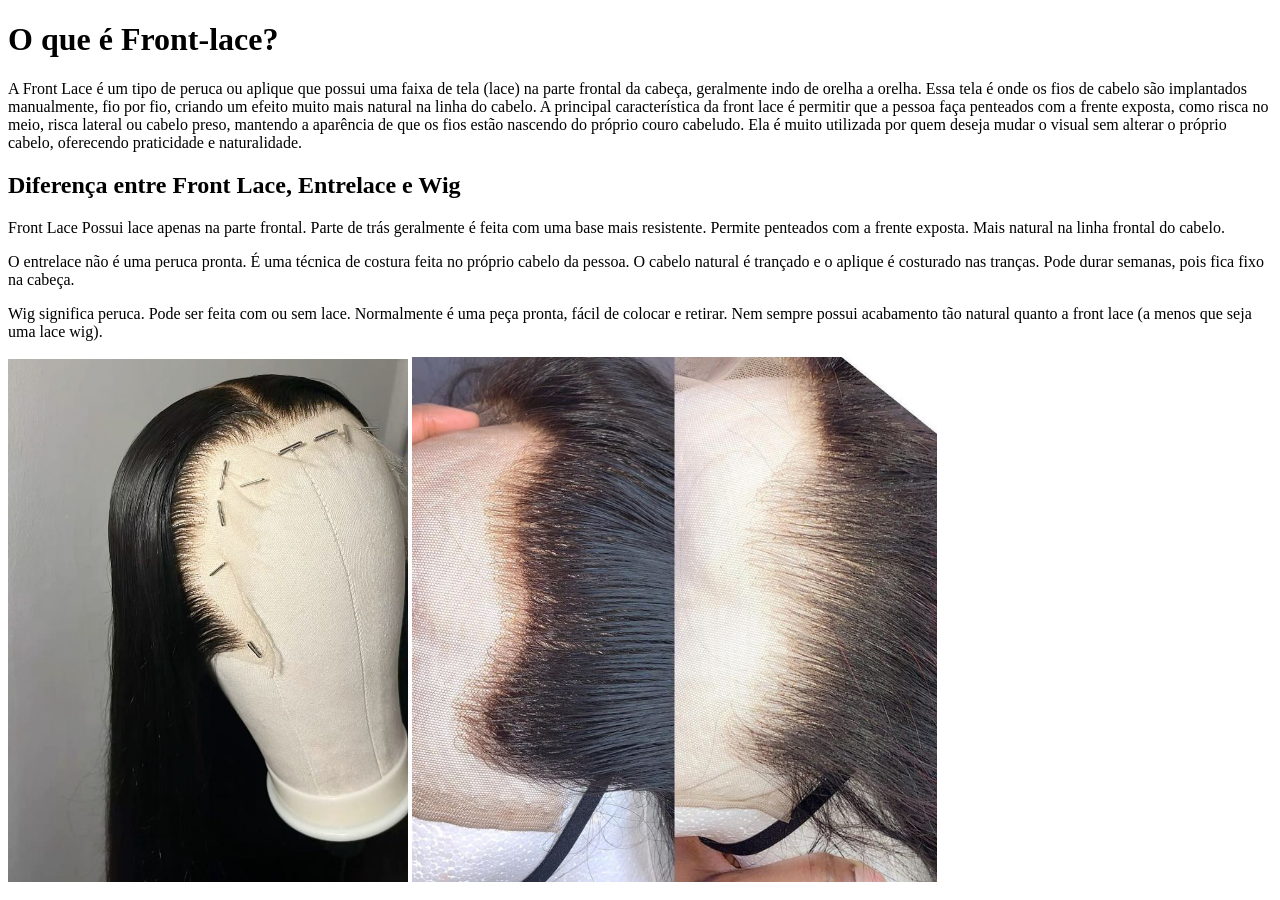
<file: atividades-aula/Web.23-02(Site laces)/html/frontLace.html>
<!DOCTYPE html>
<html lang="pt-br">
<head>
    <meta charset="UTF-8">
    <meta name="viewport" content="width=device-width, initial-scale=1.0">
    <title>Front Lace</title>
</head>

<body>
    <main>
        <h1>O que é Front-lace?</h1>
        <p>
            A Front Lace é um tipo de peruca ou aplique que possui uma faixa de tela (lace) na parte frontal da cabeça, geralmente indo de orelha a orelha. Essa tela é onde os fios de cabelo são implantados manualmente, fio por fio, criando um efeito muito mais natural na linha do cabelo.
            A principal característica da front lace é permitir que a pessoa faça penteados com a frente exposta, como risca no meio, risca lateral ou cabelo preso, mantendo a aparência de que os fios estão nascendo do próprio couro cabeludo.
            Ela é muito utilizada por quem deseja mudar o visual sem alterar o próprio cabelo, oferecendo praticidade e naturalidade.
        <p>
            
        <h2>Diferença entre Front Lace, Entrelace e Wig</h2>
        <p>
            Front Lace
            Possui lace apenas na parte frontal.
            Parte de trás geralmente é feita com uma base mais resistente.
            Permite penteados com a frente exposta.
            Mais natural na linha frontal do cabelo.
        </p>

        <p>
            O entrelace não é uma peruca pronta.
            É uma técnica de costura feita no próprio cabelo da pessoa.
            O cabelo natural é trançado e o aplique é costurado nas tranças.
            Pode durar semanas, pois fica fixo na cabeça.
        </p>
            
        <p>
            Wig significa peruca.
            Pode ser feita com ou sem lace.
            Normalmente é uma peça pronta, fácil de colocar e retirar.
            Nem sempre possui acabamento tão natural quanto a front lace (a menos que seja uma lace wig).
        </p>

        <img src="./imagens/frontlace1.jpeg" alt="Imagem Front lace" width="400">
        <img src="./imagens/frontlace2.jpeg" alt="Imagem Front lace(tela)" width="525">

    </main>

</body>
</html>
</file>
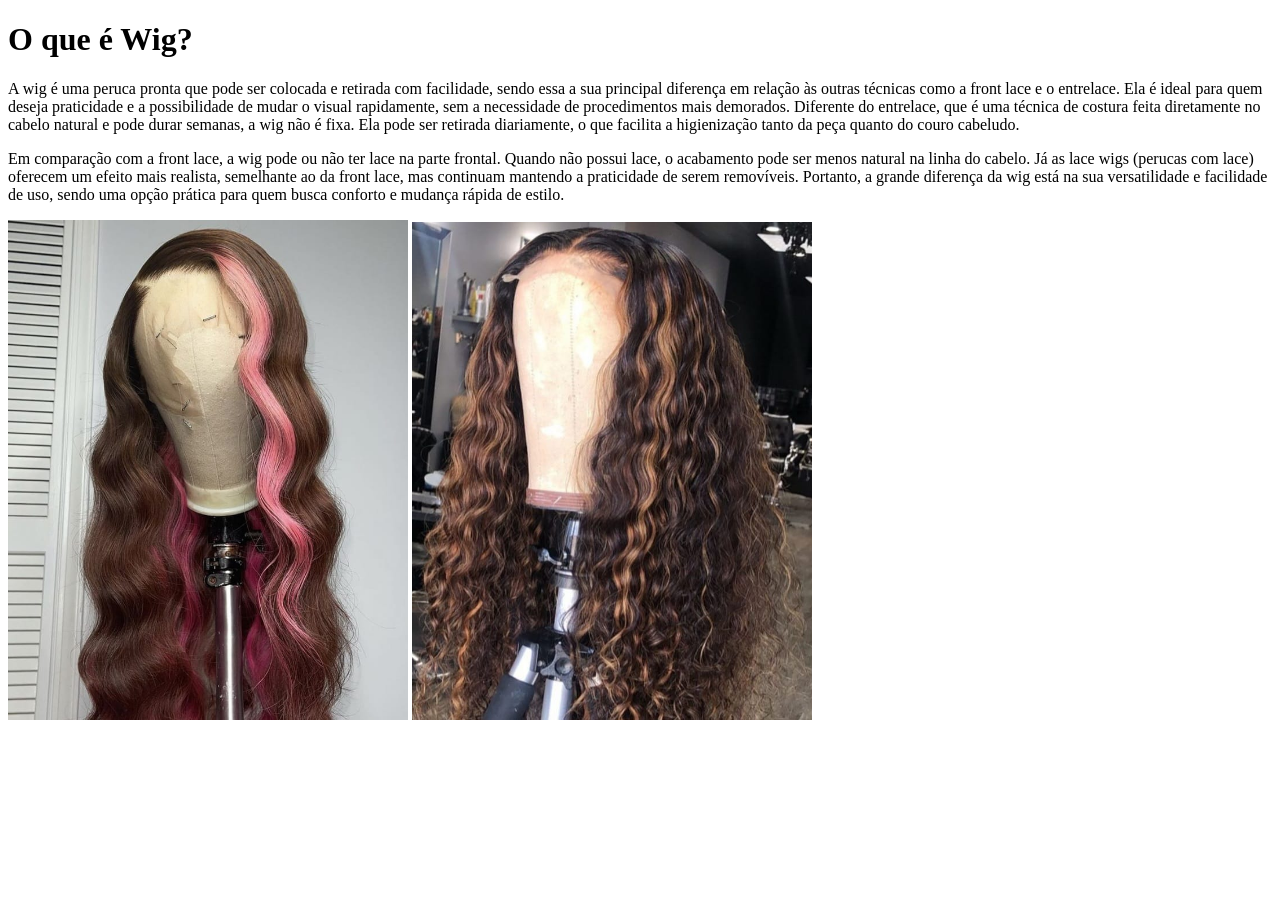
<file: atividades-aula/Web.23-02(Site laces)/html/wig.html>
<!DOCTYPE html>
<html lang="pt-br">
<head>
    <meta charset="UTF-8">
    <meta name="viewport" content="width=device-width, initial-scale=1.0">
    <title>Wig</title>
</head>

<body>
    <main>
        <h1>O que é Wig?</h1>
        <p>
            A wig é uma peruca pronta que pode ser colocada e retirada com facilidade, sendo essa a sua principal diferença em relação às outras técnicas como a front lace e o entrelace. Ela é ideal para quem deseja praticidade e a possibilidade de mudar o visual rapidamente, sem a necessidade de procedimentos mais demorados.
            Diferente do entrelace, que é uma técnica de costura feita diretamente no cabelo natural e pode durar semanas, a wig não é fixa. Ela pode ser retirada diariamente, o que facilita a higienização tanto da peça quanto do couro cabeludo.
        <p>

        </p>
        Em comparação com a front lace, a wig pode ou não ter lace na parte frontal. Quando não possui lace, o acabamento pode ser menos natural na linha do cabelo. Já as lace wigs (perucas com lace) oferecem um efeito mais realista, semelhante ao da front lace, mas continuam mantendo a praticidade de serem removíveis.
        Portanto, a grande diferença da wig está na sua versatilidade e facilidade de uso, sendo uma opção prática para quem busca conforto e mudança rápida de estilo.
        </p>

        <img src="./imagens/wig1.jpeg" alt="Imagem wig marrom e rosa" width="400">
        <img src="./imagens/wig2.jpeg" alt="Imagem wig marrom e loira" width="400">

    </main>
</body>
</file>
<file: Web.04-05(Doom)/style.css>

</file>
<file: atividades-aula/Web.04-05(Doom)/style.css>
body{
    background-color: rgb(250, 203, 211);
    font-family: 'Segoe UI', Tahoma, Geneva, Verdana, sans-serif;
    display: flex;
    flex-direction: column;
}

h1{
    font-weight: 600;
    margin-bottom: 30px;
}
</file>
<file: atividades-aula/Web.13-04(Feito por Ranny e Luiz Gustavo)/style.css>
[class^="col-"] { /*seletor de atribuito*/  
  grid-column: span 12; /* tudo ocupa a tela inteira */
}

/* desktop */
@media (min-width: 728px) {
  .col-1  { grid-column: span 1; }
  .col-2  { grid-column: span 2; }
  .col-3  { grid-column: span 3; }
  .col-4  { grid-column: span 4; }
  .col-5  { grid-column: span 5; }
  .col-6  { grid-column: span 6; }
  .col-7  { grid-column: span 7; }
  .col-8  { grid-column: span 8; }
  .col-9  { grid-column: span 9; }
  .col-10 { grid-column: span 10; }
  .col-11 { grid-column: span 11; }
  .col-12 { grid-column: span 12; }
}

body{
 background-image: url("./img/terra.jpg");
}


header {
    grid-row-start: 1;
    border-radius: 1rem;
    background: linear-gradient(135deg, #243b1d, #255f2d);

    display: flex;
    justify-content: space-between;
    align-items: center;
    padding: 1rem;
    margin: 0.5rem;
}

h1 {
    color: white;
    font-size: 3rem;
    font-family: 'Times New Roman', Times, serif;
}

header p {
    font-size: 3rem;
}

img {
    background-color: #ffffff;
    border-radius: 1rem;
    padding: 1rem;
    margin: 1rem;
    width: 90%;
    height:max-content;
    object-fit: cover; /* ocupa todo o espaço */
}

main {
    display: grid;
    grid-template-columns: repeat(12, 1fr);
    justify-self: center;
}

main div {
    background-color: #ffffff;
    padding: 1rem;
    font-size: 1rem;
    color: gray;
    border-radius: 1rem;
    margin: 20px;
}

.container {
  display: flex; 
  gap: 20px;     
  flex-wrap: wrap; 
}

.col-4 {
  flex: 1;      
  min-width: 200px; 
  border: 1px solid #ccc;
  padding: 10px;
}

.card {
  display: flex;
  flex-direction: column;
  justify-content: flex-start;
  width: 90%;
}

nav a{
  color: white;
  text-decoration: none;
  font-weight: bold;
}


.h0{
  color: rgb(78, 78, 78);
}
.h2a{
  color: #318318;
}
.h2b{
  color: #d41212;
}
.h2c{
  color: #070807;
}
</file>
<file: estudos-pessoal/Web.30-03(flexBox)/css/style.css>
* {
    margin: 0;
    padding: 0;
    box-sizing: border-box; /*tamanho correto*/
}

.header {
    width: 100%;
    display: flex;
    justify-content: space-between;
    padding: 20px;
    background-color: #1a252f;
    position: relative; /*ficar acima da sidebar se necessário */
}

body {
    font-family: Arial, sans-serif;
    background-color: #f0f2f5; 
    color: #333;
    min-height: 100vh;
    display: flex;
    flex-wrap: wrap; /* Importante para o header ficar no topo sozinho */
    align-content: flex-start; /* Alinha tudo no topo */
}

/* 2. O HEADER: Forçamos ele a ocupar 100% da largura da primeira linha */
.header {
    width: 100%;
    height: 80px; /* Definir uma altura ajuda a organizar */
    display: flex;
    justify-content: space-between;
    align-items: center;
    padding: 0 40px;
    background-color: #1a252f;
    color: white;
}

/* 3. LINKS DO TOPO: Estavam azuis e sumidos */
.menuTopo ul {
    display: flex;
    gap: 20px;
}

.menuTopo a {
    color: white;
    text-decoration: none;
    font-size: 0.9rem;
}

/* 4. AJUSTE DA SIDEBAR: Para ela ocupar a altura que sobra */
.sidebar {
    width: 250px;
    min-height: calc(100vh - 80px); /* Altura total menos a altura do header */
    background-color: #2c3e50;
    color: white;
    padding: 20px;
    display: flex;
    flex-direction: column;
    gap: 30px;
}

.main {
    flex: 1;                  
    padding: 40px;
}

.introducao {
    margin-bottom: 40px;
    text-align: center;
}

.introducao h2 {
    font-size: 1.5rem;
    color: #2c3e50;
    margin-bottom: 10px;
}

.cartoes {
    display: flex;          
    flex-wrap: wrap;   /*pulam de linha em telas pequenas */
    justify-content: center;  
    gap: 30px;                
}

.cartao {
    background-color: white;
    width: 300px;            
    border-radius: 8px;    
    box-shadow: 0 4px 15px rgba(0,0,0,0.1); 
    overflow: hidden;        
    display: flex;            
    flex-direction: column;  /*itens um embaixo do outro */
    align-items: center;      
    padding-bottom: 20px;     
}

.cartao img {
    width: 100%;             
    height: 200px;            
    object-fit: cover;        
}

.cartao h3 {
    margin: 15px 0 10px 0;
    color: #2c3e50;
}

.cartao p {
    padding: 0 15px;
    font-size: 0.9rem;
    color: #666;
    margin-bottom: 15px;
    flex-grow: 1;           
}

.cartao button {
    background-color: #3498db; 
    color: white;
    border: none;
    padding: 10px 20px;
    border-radius: 4px;
    cursor: pointer;  /*cursor mãozinha */
    font-weight: bold;
    transition: background-color 0.3s; /*transição suave para o hover */
}

.cartao button:hover {
    background-color: #2980b9; 
}

.footer {
    position: fixed;          /* Fixa o rodapé no fundo da tela */
    bottom: 0;
    left: 0;
    width: 100%;              /* Ocupa a largura total */
    background-color: #1a252f; /* Azul ainda mais escuro que a sidebar */
    color: white;
    text-align: center;
    padding: 10px;
    font-size: 0.8rem;
    z-index: 10;               /* Garante que fique sobre os outros elementos */
}
</file>
<file: dw09-03/estilo.css>
*{
    font-family: Arial, sans-serif;
    margin: 0;
    padding: 0;
    box-sizing: border-box;
}

body{
    background-color: rgb(252, 246, 171);
}

header h1{
    text-align: center;
    font-size: 250%;
    color: rgb(106, 26, 126);
    margin-top: 20px;
}

.projeto{
    background-color: rgb(166, 128, 173);
    border: 1px solid black;
    margin: 10px;
    padding: 20px;

    display: inline-block;
    width: 45%; 
    vertical-align: top;
    border-radius: 30px;
}

.projeto:hover{
    background-color: rgb(137, 86, 151);
}

li:nth-child(odd){
    background-color: rgb(137, 86, 151);
}

section{
    padding: 15px;
    margin-bottom: 10px;
}


h2{
    padding-left:10px;
}

ul{
    padding-left: 25px;
}

section:first-of-type
p:first-of-type::first-letter{
    font-size: 150%;
    font-weight: bold;
    color: rgb(85, 30, 102);
}

li{
    padding-left: 10px;
}

footer{
    margin-top: 20px; 
    padding: 20px;
    border-top: 1px solid rgb(85, 30, 102);
    color: rgb(85, 30, 102);
}
</file>
